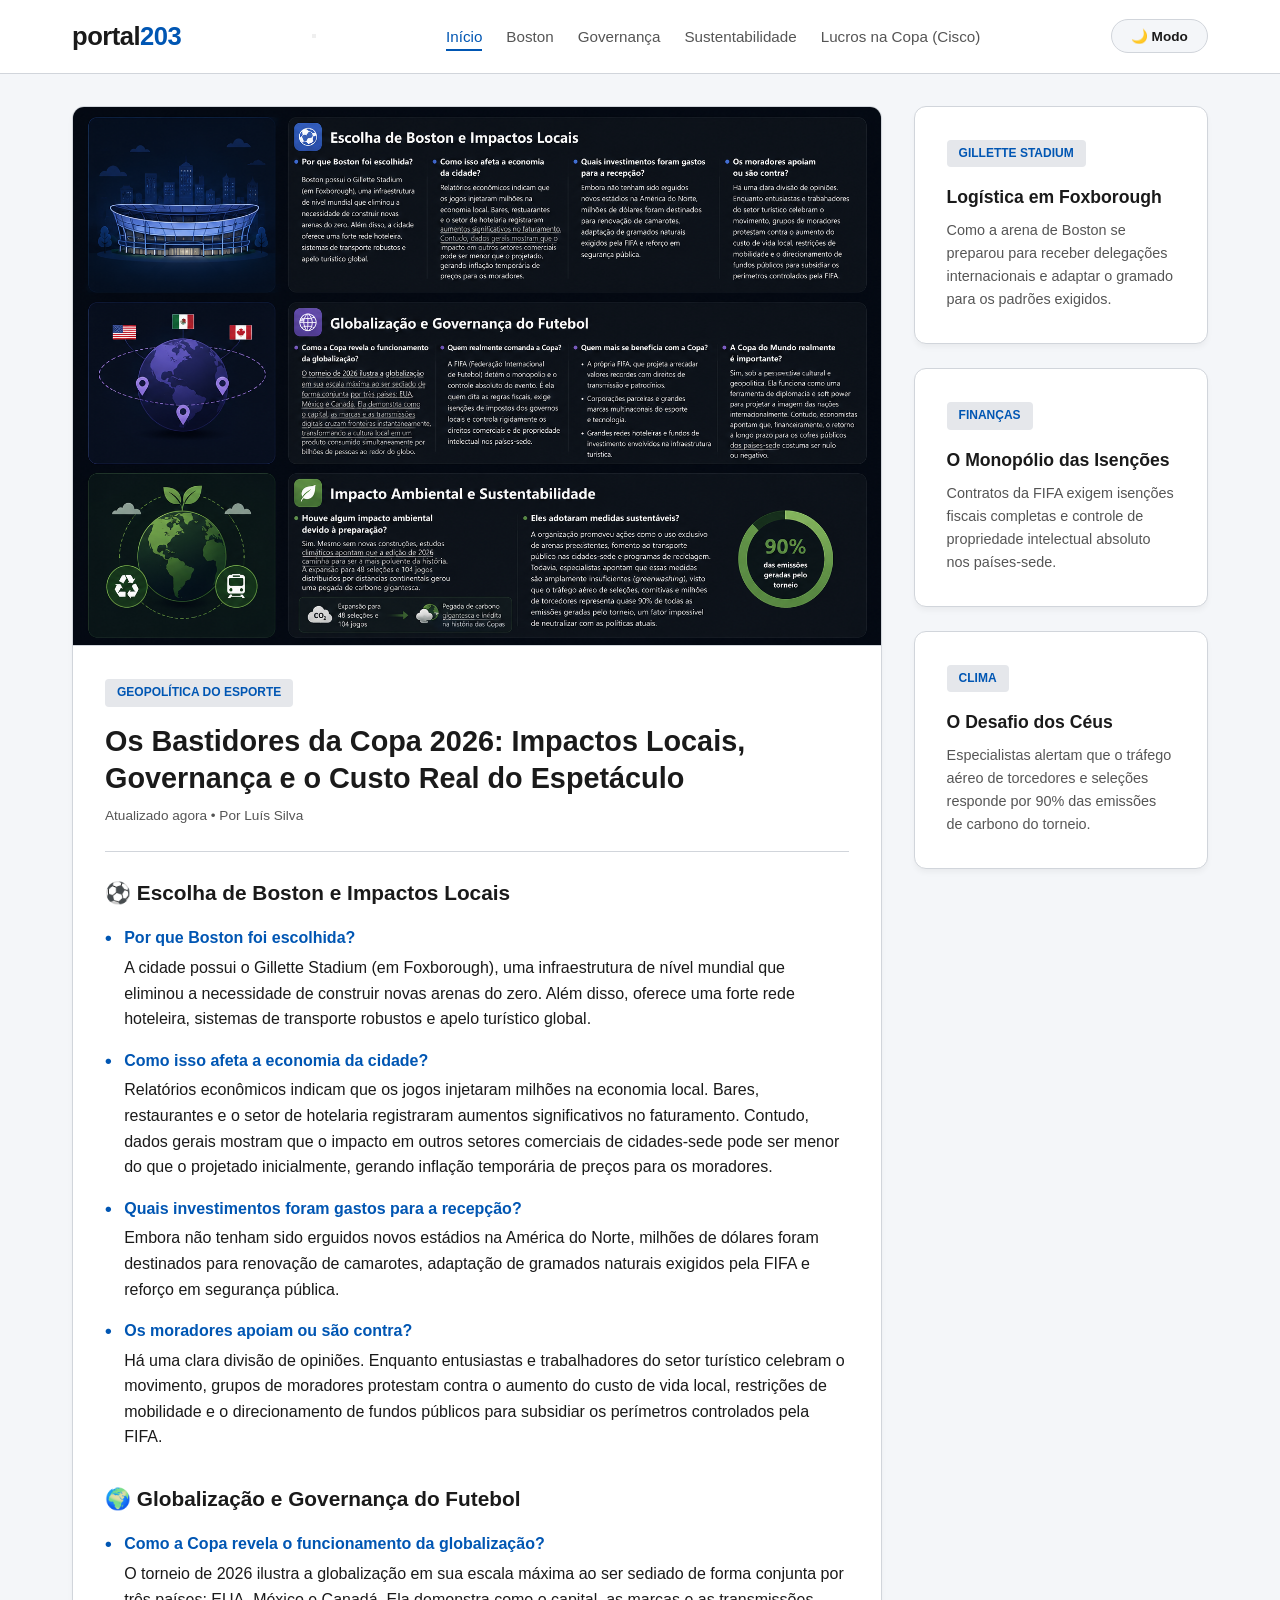
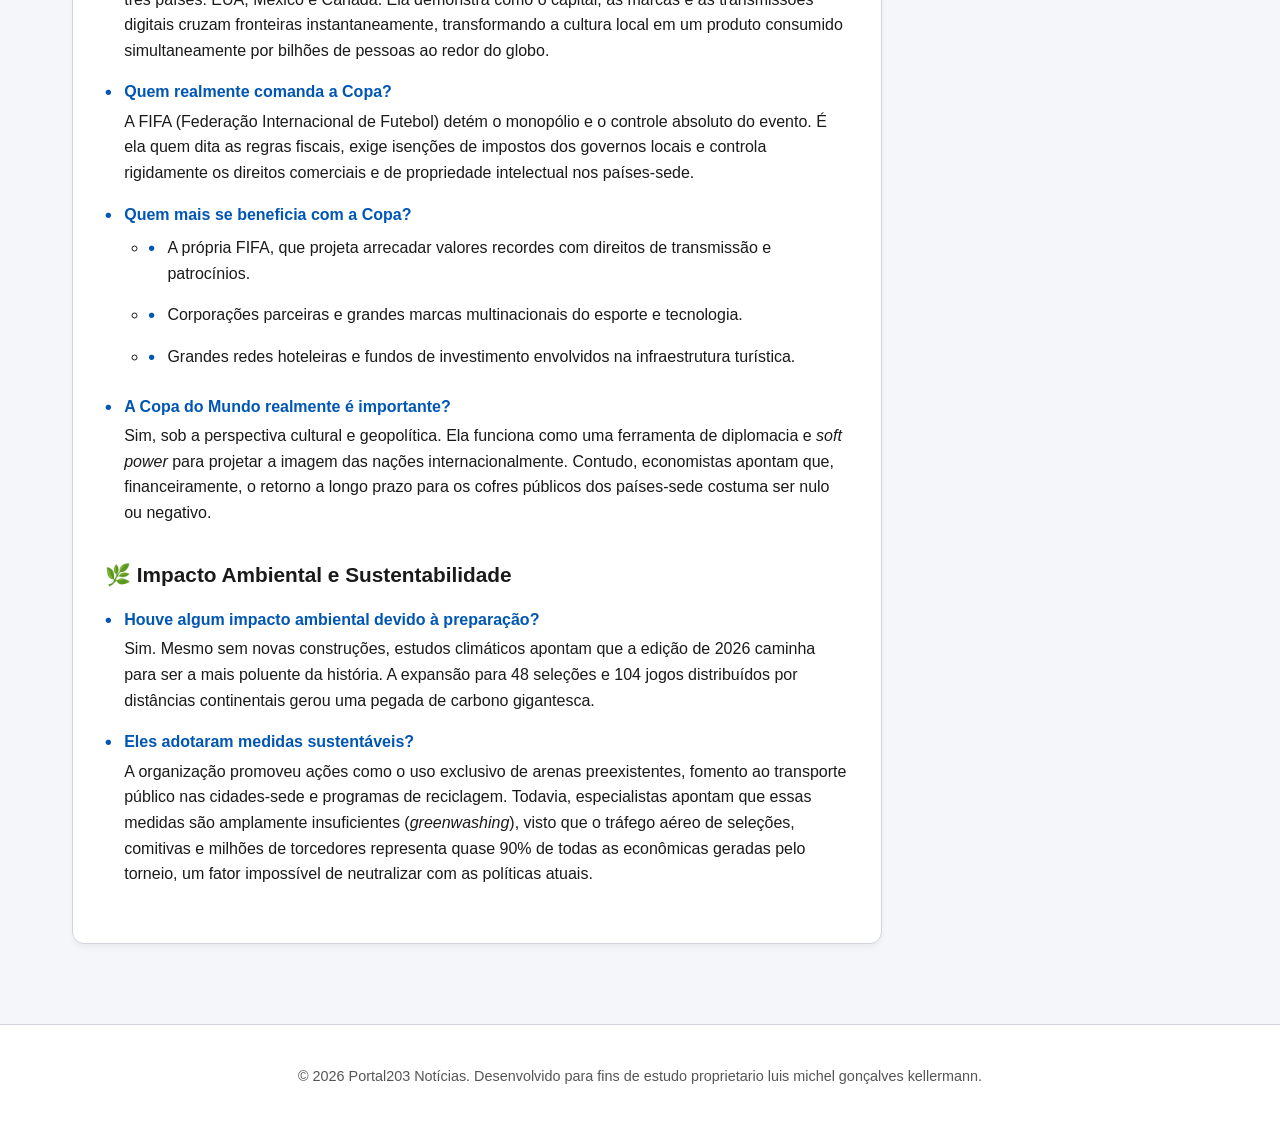
<file: index.html>
<!DOCTYPE html>
<html lang="pt-BR">
<head>
    <meta charset="UTF-8">
    <meta name="viewport" content="width=device-width, initial-scale=1.0">
    <title>Portal203 | Notícias e Geopolítica</title>
    <link rel="stylesheet" href="estilo/style.css">
</head>
<body>

    <!-- Cabeçalho Principal -->
    <header class="main-header">
        <div class="header-container">
            <h1 class="logo">portal<span>203</span></h1>

            <!-- Botão Menu Hambúrguer -->
            <button id="menu-toggle" class="hamburger-btn" aria-label="Abrir menu">
                <span></span><span></span><span></span>
            </button>

            <!-- Menu de Navegação Atualizado -->
            <nav id="nav-menu" class="nav-menu">
                <ul>
                    <li><a href="#" class="active">Início</a></li>
                    <li><a href="#boston">Boston</a></li>
                    <li><a href="#governanca">Governança</a></li>
                    <li><a href="#sustentabilidade">Sustentabilidade</a></li>
                    <li><a href="sobre.html">Lucros na Copa (Cisco)</a></li>
                </ul>
            </nav>
            <button id="theme-toggle" class="btn-theme" aria-label="Alternar modo escuro">🌙 Modo</button>
        </div>
    </header>

        </div>
    </header>

    <!-- Grid de Conteúdo -->
    <main class="news-container">

        <!-- Bloco de Notícia Principal -->
        <section class="main-story">
            <article class="card highlight-card">

                <!-- Container do Infográfico -->
                <div class="card-banner">
                    <img src="infografico.png" alt="Infográfico Copa do Mundo 2026" class="news-img">
                </div>

                <div class="card-content">
                    <span class="category">Geopolítica do Esporte</span>
                    <h2>Os Bastidores da Copa 2026: Impactos Locais, Governança e o Custo Real do Espetáculo</h2>
                    <p class="date">Atualizado agora • Por Luís Silva</p>

                    <hr style="border: 0; border-top: 1px solid var(--border-color); margin: 1.5rem 0;">

                    <!-- Seção 1: Boston -->
                    <div id="boston" class="article-section">
                        <h3>⚽ Escolha de Boston e Impactos Locais</h3>
                        <ul>
                            <li><strong>Por que Boston foi escolhida?</strong> A cidade possui o Gillette Stadium (em Foxborough), uma infraestrutura de nível mundial que eliminou a necessidade de construir novas arenas do zero. Além disso, oferece uma forte rede hoteleira, sistemas de transporte robustos e apelo turístico global.</li>
                            <li><strong>Como isso afeta a economia da cidade?</strong> Relatórios econômicos indicam que os jogos injetaram milhões na economia local. Bares, restaurantes e o setor de hotelaria registraram aumentos significativos no faturamento. Contudo, dados gerais mostram que o impacto em outros setores comerciais de cidades-sede pode ser menor do que o projetado inicialmente, gerando inflação temporária de preços para os moradores.</li>
                            <li><strong>Quais investimentos foram gastos para a recepção?</strong> Embora não tenham sido erguidos novos estádios na América do Norte, milhões de dólares foram destinados para renovação de camarotes, adaptação de gramados naturais exigidos pela FIFA e reforço em segurança pública.</li>
                            <li><strong>Os moradores apoiam ou são contra?</strong> Há uma clara divisão de opiniões. Enquanto entusiastas e trabalhadores do setor turístico celebram o movimento, grupos de moradores protestam contra o aumento do custo de vida local, restrições de mobilidade e o direcionamento de fundos públicos para subsidiar os perímetros controlados pela FIFA.</li>
                        </ul>
                    </div>

                    <!-- Seção 2: Globalização -->
                    <div id="governanca" class="article-section" style="margin-top: 2rem;">
                        <h3>🌍 Globalização e Governança do Futebol</h3>
                        <ul>
                            <li><strong>Como a Copa revela o funcionamento da globalização?</strong> O torneio de 2026 ilustra a globalização em sua escala máxima ao ser sediado de forma conjunta por três países: EUA, México e Canadá. Ela demonstra como o capital, as marcas e as transmissões digitais cruzam fronteiras instantaneamente, transformando a cultura local em um produto consumido simultaneamente por bilhões de pessoas ao redor do globo.</li>
                            <li><strong>Quem realmente comanda a Copa?</strong> A FIFA (Federação Internacional de Futebol) detém o monopólio e o controle absoluto do evento. É ela quem dita as regras fiscais, exige isenções de impostos dos governos locais e controla rigidamente os direitos comerciais e de propriedade intelectual nos países-sede.</li>
                            <li><strong>Quem mais se beneficia com a Copa?</strong>
                                <ul style="margin-left: 1.5rem; list-style-type: circle; margin-top: 0.5rem;">
                                    <li>A própria FIFA, que projeta arrecadar valores recordes com direitos de transmissão e patrocínios.</li>
                                    <li>Corporações parceiras e grandes marcas multinacionais do esporte e tecnologia.</li>
                                    <li>Grandes redes hoteleiras e fundos de investimento envolvidos na infraestrutura turística.</li>
                                </ul>
                            </li>
                            <li><strong>A Copa do Mundo realmente é importante?</strong> Sim, sob a perspectiva cultural e geopolítica. Ela funciona como uma ferramenta de diplomacia e <em>soft power</em> para projetar a imagem das nações internacionalmente. Contudo, economistas apontam que, financeiramente, o retorno a longo prazo para os cofres públicos dos países-sede costuma ser nulo ou negativo.</li>
                        </ul>
                    </div>

                    <!-- Seção 3: Impacto Ambiental -->
                    <div id="sustentabilidade" class="article-section" style="margin-top: 2rem;">
                        <h3>🌿 Impacto Ambiental e Sustentabilidade</h3>
                        <ul>
                            <li><strong>Houve algum impacto ambiental devido à preparação?</strong> Sim. Mesmo sem novas construções, estudos climáticos apontam que a edição de 2026 caminha para ser a mais poluente da história. A expansão para 48 seleções e 104 jogos distribuídos por distâncias continentais gerou uma pegada de carbono gigantesca.</li>
                            <li><strong>Eles adotaram medidas sustentáveis?</strong> A organização promoveu ações como o uso exclusivo de arenas preexistentes, fomento ao transporte público nas cidades-sede e programas de reciclagem. Todavia, especialistas apontam que essas medidas são amplamente insuficientes (<em>greenwashing</em>), visto que o tráfego aéreo de seleções, comitivas e milhões de torcedores representa quase 90% de todas as econômicas geradas pelo torneio, um fator impossível de neutralizar com as políticas atuais.</li>
                        </ul>
                    </div>

                </div>
            </article>
        </section>

        <!-- Barra Lateral -->
        <section class="side-stories">
            <article class="card mini-card">
                <div class="card-content">
                    <span class="category">Gillette Stadium</span>
                    <h3>Logística em Foxborough</h3>
                    <p>Como a arena de Boston se preparou para receber delegações internacionais e adaptar o gramado para os padrões exigidos.</p>
                </div>
            </article>

            <article class="card mini-card">
                <div class="card-content">
                    <span class="category">Finanças</span>
                    <h3>O Monopólio das Isenções</h3>
                    <p>Contratos da FIFA exigem isenções fiscais completas e controle de propriedade intelectual absoluto nos países-sede.</p>
                </div>
            </article>

            <article class="card mini-card">
                <div class="card-content">
                    <span class="category">Clima</span>
                    <h3>O Desafio dos Céus</h3>
                    <p>Especialistas alertam que o tráfego aéreo de torcedores e seleções responde por 90% das emissões de carbono do torneio.</p>
                </div>
            </article>
        </section>
    </main>

    <!-- Rodapé -->
    <footer class="main-footer">
        <p>&copy; 2026 Portal203 Notícias. Desenvolvido para fins de estudo proprietario luis michel gonçalves kellermann.</p>
    </footer>

    <script src="script.js"></script>
</body>
</html>
</file>
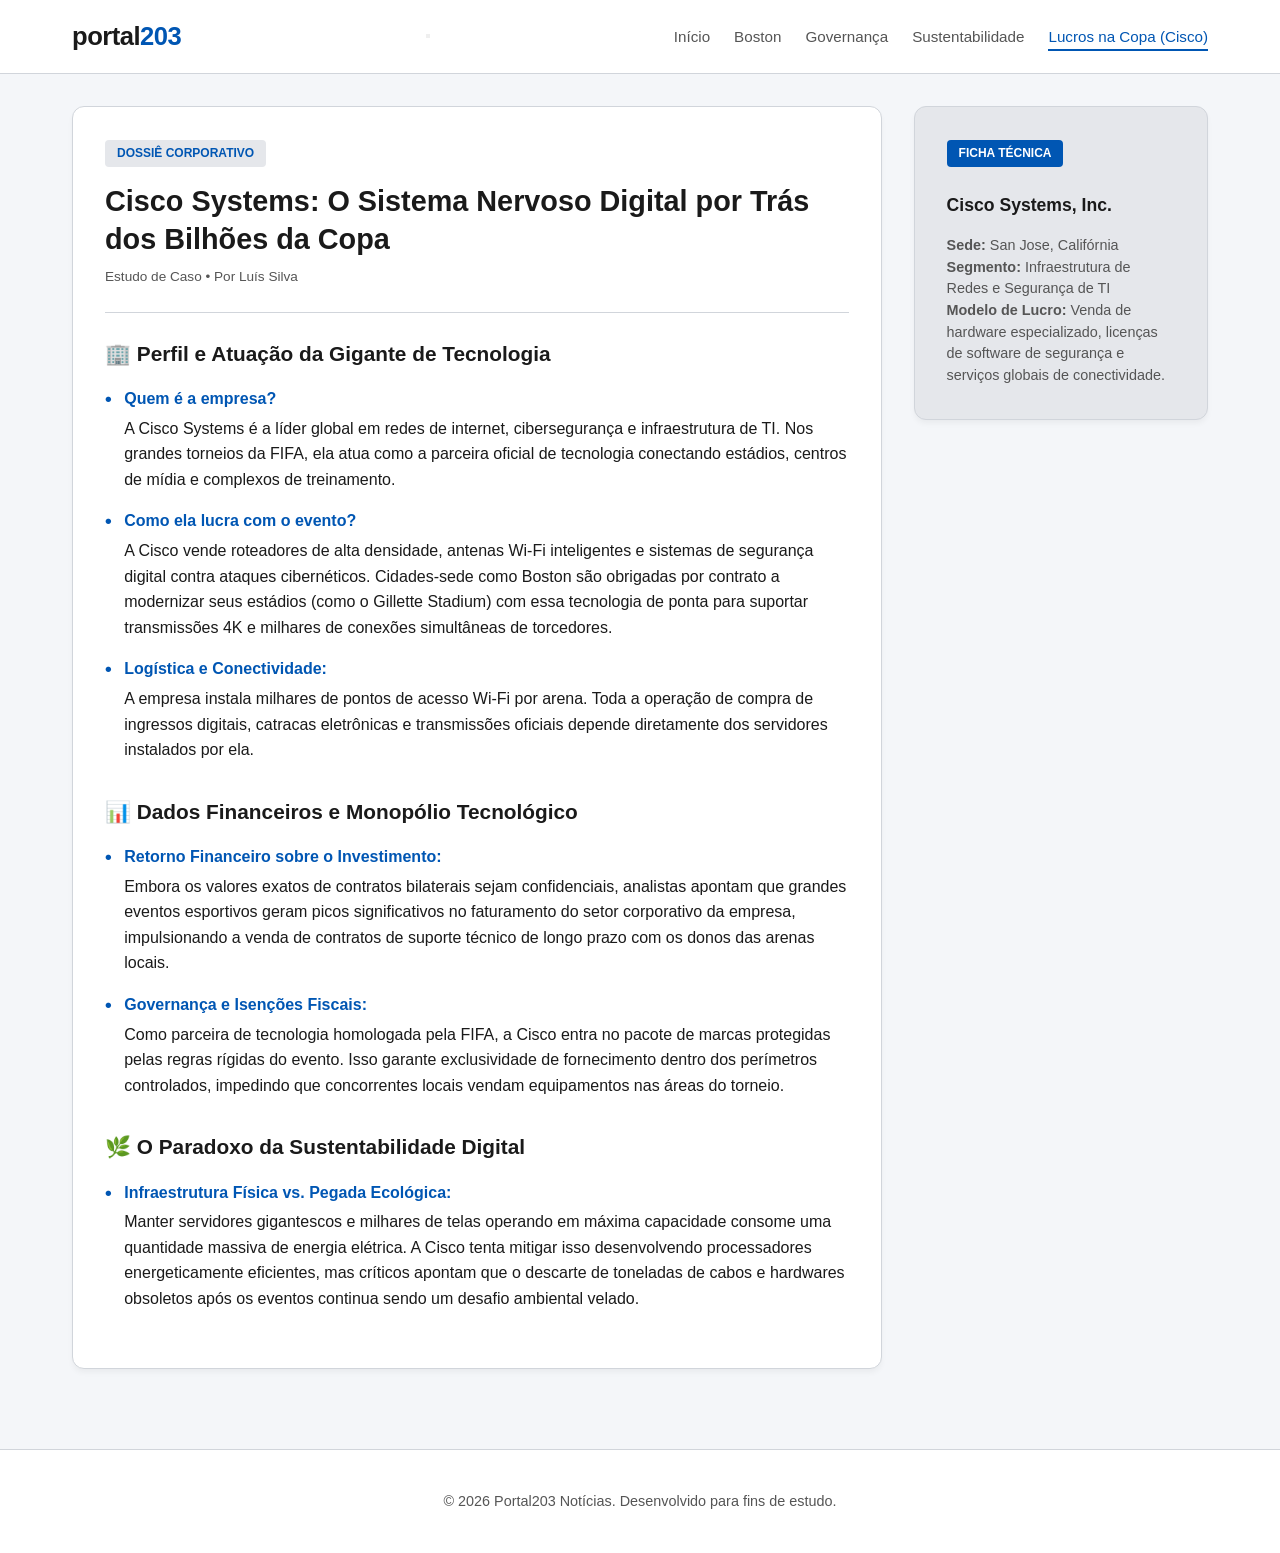
<file: sobre.html>
<!DOCTYPE html>
<html lang="pt-BR">
<head>
    <meta charset="UTF-8">
    <meta name="viewport" content="width=device-width, initial-scale=1.0">
    <title>Análise Corporativa | Portal203</title>
    <link rel="stylesheet" href="estilo/style.css">
</head>
<body>

    <!-- Cabeçalho Principal Integrado -->
    <header class="main-header">
        <div class="header-container">
            <h1 class="logo"><a href="index.html" style="text-decoration: none; color: inherit;">portal<span>203</span></a></h1>

            <button id="menu-toggle" class="hamburger-btn" aria-label="Abrir menu">
                <span></span><span></span><span></span>
            </button>

            <nav id="nav-menu" class="nav-menu">
                <ul>
                    <li><a href="index.html">Início</a></li>
                    <li><a href="index.html#boston">Boston</a></li>
                    <li><a href="index.html#governanca">Governança</a></li>
                    <li><a href="index.html#sustentabilidade">Sustentabilidade</a></li>
                    <li><a href="#" class="active">Lucros na Copa (Cisco)</a></li>
                </ul>
            </nav>
        </div>
    </header>

    <!-- Layout Grid com Dados da Empresa e Análise -->
    <main class="news-container">

        <!-- Artigo Investigativo Principal -->
        <section class="main-story">
            <article class="card highlight-card">
                <div class="card-content">
                    <span class="category">Dossiê Corporativo</span>
                    <h2>Cisco Systems: O Sistema Nervoso Digital por Trás dos Bilhões da Copa</h2>
                    <p class="date">Estudo de Caso • Por Luís Silva</p>

                    <hr style="border: 0; border-top: 1px solid var(--border-color); margin: 1.5rem 0;">

                    <div class="article-section">
                        <h3>🏢 Perfil e Atuação da Gigante de Tecnologia</h3>
                        <ul>
                            <li><strong>Quem é a empresa?</strong> A Cisco Systems é a líder global em redes de internet, cibersegurança e infraestrutura de TI. Nos grandes torneios da FIFA, ela atua como a parceira oficial de tecnologia conectando estádios, centros de mídia e complexos de treinamento.</li>
                            <li><strong>Como ela lucra com o evento?</strong> A Cisco vende roteadores de alta densidade, antenas Wi-Fi inteligentes e sistemas de segurança digital contra ataques cibernéticos. Cidades-sede como Boston são obrigadas por contrato a modernizar seus estádios (como o Gillette Stadium) com essa tecnologia de ponta para suportar transmissões 4K e milhares de conexões simultâneas de torcedores.</li>
                            <li><strong>Logística e Conectividade:</strong> A empresa instala milhares de pontos de acesso Wi-Fi por arena. Toda a operação de compra de ingressos digitais, catracas eletrônicas e transmissões oficiais depende diretamente dos servidores instalados por ela.</li>
                        </ul>
                    </div>

                    <div class="article-section" style="margin-top: 2rem;">
                        <h3>📊 Dados Financeiros e Monopólio Tecnológico</h3>
                        <ul>
                            <li><strong>Retorno Financeiro sobre o Investimento:</strong> Embora os valores exatos de contratos bilaterais sejam confidenciais, analistas apontam que grandes eventos esportivos geram picos significativos no faturamento do setor corporativo da empresa, impulsionando a venda de contratos de suporte técnico de longo prazo com os donos das arenas locais.</li>
                            <li><strong>Governança e Isenções Fiscais:</strong> Como parceira de tecnologia homologada pela FIFA, a Cisco entra no pacote de marcas protegidas pelas regras rígidas do evento. Isso garante exclusividade de fornecimento dentro dos perímetros controlados, impedindo que concorrentes locais vendam equipamentos nas áreas do torneio.</li>
                        </ul>
                    </div>

                    <div class="article-section" style="margin-top: 2rem;">
                        <h3>🌿 O Paradoxo da Sustentabilidade Digital</h3>
                        <ul>
                            <li><strong>Infraestrutura Física vs. Pegada Ecológica:</strong> Manter servidores gigantescos e milhares de telas operando em máxima capacidade consome uma quantidade massiva de energia elétrica. A Cisco tenta mitigar isso desenvolvendo processadores energeticamente eficientes, mas críticos apontam que o descarte de toneladas de cabos e hardwares obsoletos após os eventos continua sendo um desafio ambiental velado.</li>
                        </ul>
                    </div>

                </div>
            </article>
        </section>

        <!-- Barra Lateral de Resumo Financeiro -->
        <section class="side-stories">
            <article class="card mini-card" style="background-color: var(--category-bg);">
                <div class="card-content">
                    <span class="category" style="background-color: var(--accent-color); color: #fff;">Ficha Técnica</span>
                    <h3 style="padding: 0.5rem 0;">Cisco Systems, Inc.</h3>
                    <p style="padding: 0; font-size: 0.9rem; line-height: 1.5;">
                        <strong>Sede:</strong> San Jose, Califórnia<br>
                        <strong>Segmento:</strong> Infraestrutura de Redes e Segurança de TI<br>
                        <strong>Modelo de Lucro:</strong> Venda de hardware especializado, licenças de software de segurança e serviços globais de conectividade.
                    </p>
                </div>
            </article>
        </section>

    </main>

    <footer class="main-footer">
        <p>&copy; 2026 Portal203 Notícias. Desenvolvido para fins de estudo.</p>
    </footer>

    <script src="script.js"></script>
</body>
</html>
</file>
<file: estilo/style.css>
/* ==========================================
   1. CONFIGURAÇÕES GERAIS E RESETS
   ========================================== */
* {
    margin: 0;
    padding: 0;
    box-sizing: border-box;
    font-family: 'Segoe UI', Tahoma, Geneva, Verdana, sans-serif;
    transition: background-color 0.3s ease, color 0.3s ease, border-color 0.3s ease;
}

/* Variáveis do Modo Claro (Padrão) */
:root {
    --bg-primary: #f4f6f9;
    --bg-card: #ffffff;
    --text-main: #1a1a1a;
    --text-muted: #555555;
    --accent-color: #0056b3;
    --border-color: #d1d5db;
    --category-bg: #e5e7eb;
}

/* Variáveis do Modo Escuro */
[data-theme="dark"] {
    --bg-primary: #0f1115;
    --bg-card: #181a20;
    --text-main: #f3f4f6;
    --text-muted: #9ca3af;
    --accent-color: #3b82f6;
    --border-color: #2d3139;
    --category-bg: #262930;
}

body {
    background-color: var(--bg-primary);
    color: var(--text-main);
    line-height: 1.6;
}

/* ==========================================
   2. CABEÇALHO E NAVEGAÇÃO
   ========================================== */
.main-header {
    background-color: var(--bg-card);
    border-bottom: 1px solid var(--border-color);
    position: sticky;
    top: 0;
    z-index: 1000;
}

.header-container {
    max-width: 1200px;
    margin: 0 auto;
    display: flex;
    justify-content: space-between;
    align-items: center;
    padding: 1rem 2rem;
}

.logo {
    font-size: 1.6rem;
    font-weight: 800;
    letter-spacing: -0.5px;
    text-transform: lowercase;
}

.logo span {
    color: var(--accent-color);
}

.nav-menu ul {
    display: flex;
    list-style: none;
    gap: 1.5rem;
}

.nav-menu a {
    text-decoration: none;
    color: var(--text-muted);
    font-weight: 500;
    font-size: 0.95rem;
    padding: 0.25rem 0;
}

.nav-menu a:hover {
    color: var(--text-main);
}

.nav-menu a.active {
    color: var(--accent-color);
    border-bottom: 2px solid var(--accent-color);
}

.btn-theme {
    background-color: var(--bg-primary);
    color: var(--text-main);
    border: 1px solid var(--border-color);
    padding: 0.5rem 1.2rem;
    border-radius: 20px;
    cursor: pointer;
    font-size: 0.85rem;
    font-weight: 600;
}

.btn-theme:hover {
    border-color: var(--accent-color);
}

/* ==========================================
   3. LAYOUT PRINCIPAL (GRID)
   ========================================== */
.news-container {
    max-width: 1200px;
    margin: 2rem auto;
    padding: 0 2rem;
    display: grid;
    grid-template-columns: 2.2fr 0.8fr;
    gap: 2rem;
}

/* ==========================================
   4. ESTRUTURA DOS CARDS DE NOTÍCIA
   ========================================== */
.card {
    background-color: var(--bg-card);
    border: 1px solid var(--border-color);
    border-radius: 12px;
    overflow: hidden;
    box-shadow: 0 4px 6px -1px rgba(0, 0, 0, 0.05);
}

/* Container do seu Infográfico */
.card-banner {
    width: 100%;
    background-color: #0b0d10; /* Fundo fixo escuro para casar com a imagem */
    display: flex;
    justify-content: center;
    border-bottom: 1px solid var(--border-color);
}

.news-img {
    width: 100%;
    max-width: 100%;
    height: auto;
    display: block;
}

.card-content {
    padding: 2rem;
}

.category {
    font-size: 0.75rem;
    text-transform: uppercase;
    color: var(--accent-color);
    background-color: var(--category-bg);
    padding: 0.25rem 0.75rem;
    border-radius: 4px;
    font-weight: 700;
    display: inline-block;
    margin-bottom: 1rem;
}

h2 {
    font-size: 1.8rem;
    font-weight: 800;
    line-height: 1.3;
    margin-bottom: 0.5rem;
}

.date {
    font-size: 0.85rem;
    color: var(--text-muted);
}

/* ==========================================
   5. TEXTO DA MATÉRIA E LISTAS DIDÁTICAS
   ========================================== */
.article-section h3 {
    font-size: 1.3rem;
    margin-bottom: 1rem;
    color: var(--text-main);
    display: flex;
    align-items: center;
    gap: 0.5rem;
}

.article-section ul {
    list-style-type: none;
    margin-bottom: 1.5rem;
}

.article-section li {
    margin-bottom: 1rem;
    color: var(--text-main);
    position: relative;
    padding-left: 1.2rem;
    font-size: 1rem;
}

/* Marcador personalizado para as listas */
.article-section li::before {
    content: "•";
    color: var(--accent-color);
    font-weight: bold;
    font-size: 1.2rem;
    position: absolute;
    left: 0;
    top: -2px;
}

.article-section strong {
    color: var(--accent-color);
    display: block;
    margin-bottom: 0.25rem;
}

/* ==========================================
   6. BARRA LATERAL (SIDEBAR)
   ========================================== */
.side-stories {
    display: flex;
    flex-direction: column;
    gap: 1.5rem;
}

.mini-card h3 {
    font-size: 1.1rem;
    margin-bottom: 0.5rem;
}

.mini-card p {
    font-size: 0.9rem;
    color: var(--text-muted);
}

/* ==========================================
   7. RODAPÉ E RESPONSIVIDADE
   ========================================== */
.main-footer {
    text-align: center;
    padding: 2.5rem;
    border-top: 1px solid var(--border-color);
    background-color: var(--bg-card);
    color: var(--text-muted);
    font-size: 0.9rem;
    margin-top: 5rem;
}

/* Adaptação para Celulares e Tablets */
@media (max-width: 900px) {
    .news-container {
        grid-template-columns: 1fr;
        padding: 0 1rem;
    }

    .header-container {
        flex-direction: column;
        gap: 1.2rem;
        padding: 1.5rem 1rem;
    }

    .nav-menu ul {
        gap: 1rem;
        flex-wrap: wrap;
        justify-content: center;
    }

    .card-content {
        padding: 1.25rem;
    }

    h2 {
        font-size: 1.4rem;
    }
}
</file>
